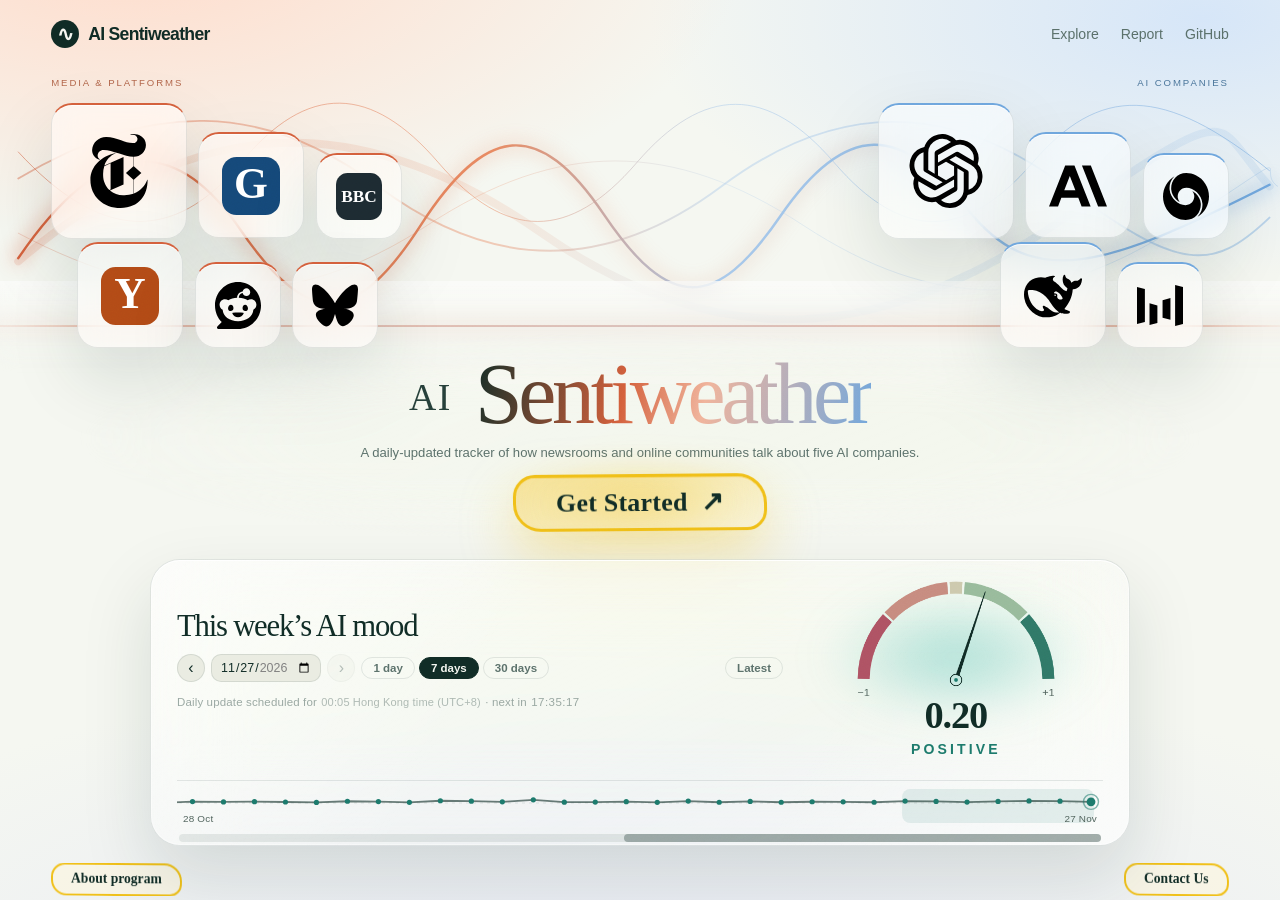
<file: docs/index.html>
<!doctype html>
<html lang="en">
<head>
<meta charset="utf-8">
<meta name="viewport" content="width=device-width,initial-scale=1">
<meta name="theme-color" content="#f6f7f1" media="(prefers-color-scheme: light)">
<meta name="theme-color" content="#050d12" media="(prefers-color-scheme: dark)">
<meta name="color-scheme" content="light dark">
<title>AI Sentiweather · AI in public conversation</title>
<meta name="description" content="A daily-updated tracker of media coverage and online discussion about five AI companies.">
<script>
  document.documentElement.classList.add("js-anim");
  setTimeout(function () {
    document.querySelectorAll("[data-reveal]").forEach(function (el) { el.classList.add("is-in"); });
  }, 2500);
</script>
<link rel="stylesheet" href="./style.css?v=20261127i">
<script defer src="./app.js?v=20261127i"></script>
</head>
<body data-page="home">

<div class="aurora" aria-hidden="true">
  <span class="orb orb-a"></span>
  <span class="orb orb-b"></span>
  <span class="orb orb-c"></span>
</div>
<div class="grain" aria-hidden="true"></div>

<header class="site-head" data-reveal data-anim="fade" style="--d:0ms">
  <a class="brand" href="./index.html"><i aria-hidden="true">∿</i> AI Sentiweather</a>
  <nav aria-label="Main">
    <a href="start.html">Explore</a>
    <a href="report.html">Report</a>
    <a href="https://github.com/COMM3650-AISentiWeather/AI-SentiWeather" target="_blank" rel="noopener noreferrer">GitHub</a>
  </nav>
</header>

<main class="stage">

  <section class="sky">
    <svg class="wave" viewBox="0 0 1440 320" preserveAspectRatio="none" aria-hidden="true">
      <defs>
        <linearGradient id="waveGrad" x1="0" y1="0" x2="1" y2="0">
          <stop offset="0" stop-color="#d4603c"/>
          <stop offset=".38" stop-color="#e88a62"/>
          <stop offset=".56" stop-color="#a9c9ea"/>
          <stop offset="1" stop-color="#6fa6dd"/>
        </linearGradient>
        <linearGradient id="glowGrad" x1="0" y1="0" x2="1" y2="0">
          <stop offset="0" stop-color="#d4603c" stop-opacity=".6"/>
          <stop offset=".5" stop-color="#e8a483" stop-opacity=".35"/>
          <stop offset="1" stop-color="#6fa6dd" stop-opacity=".6"/>
        </linearGradient>
      </defs>
      <path class="wave-glow" d="M-40 232 C 60 78, 150 70, 232 196 S 372 320, 452 190 S 596 52, 676 176 S 812 300, 892 178 S 1040 60, 1120 168 S 1290 244, 1490 138"
            fill="none" stroke="url(#glowGrad)" stroke-width="14" stroke-linecap="round"/>
      <path class="wave-line wave-wide" style="--wd:.26s" d="M-40 236 C 180 40, 380 40, 600 200 S 1020 340, 1240 180 S 1420 60, 1490 140"
            fill="none" stroke="url(#waveGrad)" stroke-width="10" stroke-opacity=".14" stroke-linecap="round"/>
      <path class="wave-line wave-mid" style="--wd:.18s" d="M-40 130 C 120 30, 260 30, 400 140 S 680 250, 820 140 S 1100 30, 1240 140 S 1420 250, 1490 180"
            fill="none" stroke="url(#waveGrad)" stroke-width="2.4" stroke-opacity=".42" stroke-linecap="round"/>
      <path class="wave-line wave-thin" style="--wd:.1s" d="M-40 96 C 60 210, 150 214, 232 110 S 392 10, 474 110 S 634 210, 716 110 S 876 10, 958 110 S 1118 210, 1200 110 S 1360 10, 1490 120"
            fill="none" stroke="url(#waveGrad)" stroke-width="1.2" stroke-opacity=".55" stroke-linecap="round"/>
      <path class="wave-line wave-hair" style="--wd:.34s" d="M-40 200 C 140 300, 300 300, 460 190 S 760 80, 920 190 S 1220 300, 1380 190 S 1470 120, 1500 140"
            fill="none" stroke="url(#waveGrad)" stroke-width="1" stroke-opacity=".3" stroke-linecap="round"/>
      <path class="wave-line" d="M-40 232 C 60 78, 150 70, 232 196 S 372 320, 452 190 S 596 52, 676 176 S 812 300, 892 178 S 1040 60, 1120 168 S 1290 244, 1490 138"
            fill="none" stroke="url(#waveGrad)" stroke-width="3" stroke-linecap="round"/>
    </svg>
    <div class="horizon" aria-hidden="true" data-reveal data-anim="sweep" style="--d:500ms"></div>
    <div class="frost-band" aria-hidden="true" data-reveal data-anim="fade" style="--d:620ms"></div>

    <div class="icon-field left">
      <p class="field-label" data-reveal data-anim="fade" style="--d:150ms">Media &amp; platforms</p>
      <div class="row">
        <a data-reveal style="--i:0" class="tile media s3" href="https://www.nytimes.com/" target="_blank" rel="noopener noreferrer" title="The New York Times" aria-label="Open The New York Times website"><img class="mono" src="./icons/nyt.svg" alt=""></a>
        <a data-reveal style="--i:1" class="tile media s2" href="https://www.theguardian.com/" target="_blank" rel="noopener noreferrer" title="The Guardian" aria-label="Open The Guardian website"><img src="./icons/guardian.svg" alt=""></a>
        <a data-reveal style="--i:2" class="tile media s1" href="https://www.bbc.com/news" target="_blank" rel="noopener noreferrer" title="BBC News" aria-label="Open BBC News website"><img src="./icons/bbc.svg" alt=""></a>
      </div>
      <div class="row">
        <a data-reveal style="--i:6" class="tile media s2" href="https://news.ycombinator.com/" target="_blank" rel="noopener noreferrer" title="Hacker News" aria-label="Open Hacker News website"><img src="./icons/hacker_news.svg" alt=""></a>
        <a data-reveal style="--i:7" class="tile media s1" href="https://www.reddit.com/" target="_blank" rel="noopener noreferrer" title="Reddit" aria-label="Open Reddit website"><img class="mono" src="./icons/reddit.svg" alt=""></a>
        <a data-reveal style="--i:8" class="tile media s1" href="https://bsky.app/" target="_blank" rel="noopener noreferrer" title="Bluesky" aria-label="Open Bluesky website"><img class="mono" src="./icons/bluesky.svg" alt=""></a>
      </div>
    </div>

    <div class="icon-field right">
      <p class="field-label" data-reveal data-anim="fade" style="--d:150ms">AI companies</p>
      <div class="row">
        <a data-reveal style="--i:3" class="tile ai s3" href="https://openai.com/" target="_blank" rel="noopener noreferrer" title="OpenAI" aria-label="Open OpenAI website"><img class="mono" src="./icons/openai.svg" alt=""></a>
        <a data-reveal style="--i:4" class="tile ai s2" href="https://www.anthropic.com/" target="_blank" rel="noopener noreferrer" title="Anthropic" aria-label="Open Anthropic website"><img class="mono" src="./icons/anthropic.svg" alt=""></a>
        <a data-reveal style="--i:5" class="tile ai s1" href="https://deepmind.google/" target="_blank" rel="noopener noreferrer" title="Google DeepMind" aria-label="Open Google DeepMind website"><img class="mono" src="./icons/deepmind.svg" alt=""></a>
      </div>
      <div class="row">
        <a data-reveal style="--i:9" class="tile ai s2" href="https://www.deepseek.com/" target="_blank" rel="noopener noreferrer" title="DeepSeek" aria-label="Open DeepSeek website"><img class="mono" src="./icons/deepseek.svg" alt=""></a>
        <a data-reveal style="--i:10" class="tile ai s1" href="https://seed.bytedance.com/" target="_blank" rel="noopener noreferrer" title="ByteDance Seed" aria-label="Open ByteDance Seed website"><img class="mono" src="./icons/bytedance.svg" alt=""></a>
      </div>
    </div>
  </section>

  <section class="title-block">
    <div class="lens" aria-hidden="true" data-reveal data-anim="fade" style="--d:220ms"></div>
    <h1 data-reveal data-anim="rise" style="--d:240ms"><span class="ai-mark">AI</span> <em>Sentiweather</em></h1>
    <p class="hero-lede" data-reveal data-anim="rise" style="--d:360ms">A daily-updated tracker of how newsrooms and online communities talk about five AI companies.</p>
    <a class="get-start" href="start.html" data-reveal data-anim="pop" style="--d:460ms">Get Started <span class="arrow" aria-hidden="true">↗</span></a>
  </section>

  <section class="weather glass" aria-labelledby="weekTitle" data-reveal data-anim="glass" style="--d:560ms">
    <div class="weather-copy">
      <h2 id="weekTitle">This week&rsquo;s AI mood</h2>
      <div class="kicker sr-only" id="weekKicker">Emotion of the week</div>
      <p id="weekDates" class="sr-only">Loading the latest snapshot…</p>
      <small id="weekCoverage" class="sr-only"></small>
      <div class="daybar" role="group" aria-label="Choose the date window">
        <button class="step" id="prevWindow" type="button" aria-label="Earlier dates">‹</button>
        <span class="datefield">
          <input type="date" id="weekDate" aria-label="Show the window ending on this date">
        </span>
        <button class="step" id="nextWindow" type="button" aria-label="Later dates">›</button>
        <div class="wpills" role="group" aria-label="Window length">
          <button type="button" data-days="1">1 day</button>
          <button type="button" data-days="7" aria-pressed="true">7 days</button>
          <button type="button" data-days="30">30 days</button>
        </div>
        <button type="button" class="latest" id="latestWindow">Latest</button>
      </div>
      <p class="next-update" id="nextUpdate">
        <span>Daily update scheduled for</span>
        <span class="nu-at" id="nextAt">00:05 Hong Kong time (UTC+8)</span>
        <span>&middot; next in</span>
        <span class="nu-clock" id="nextClock">--:--:--</span>
      </p>
    </div>
    <div class="instrument">
      <canvas id="gauge" width="560" height="265" aria-hidden="true"></canvas>
      <div class="readout">
        <strong id="weekValue">—</strong>
        <span id="weekLabel"></span>
      </div>
    </div>
    <div class="weather-foot">
      <div class="weekstrip">
        <div class="strip-scroll" id="stripScroll">
          <canvas id="weekStrip" height="68" aria-label="Daily average sentiment across the collected period. Scroll sideways to see more dates, click a day to move the window."></canvas>
        </div>
        <div class="strip-rail" id="stripRail"><span class="strip-thumb" id="stripThumb"></span></div>
        <div class="strip-dates" aria-hidden="true"><span id="stripFrom">1 Oct</span><span id="stripTo">26 Nov</span></div>
        <div class="strip-tip" id="stripTip" hidden></div>
      </div>
    </div>
  </section>

  <div class="corners" data-reveal data-anim="rise" style="--d:780ms">
    <button class="corner" type="button" data-panel="about">About program</button>
    <button class="corner" type="button" data-panel="contact">Contact Us</button>
  </div>
  <p id="loadError" role="alert" hidden></p>
</main>

<dialog class="dialog" id="aboutDialog">
  <div class="body">
    <h2>About the program</h2>
    <p>AI Sentiweather follows five AI companies — OpenAI, Anthropic, Google DeepMind, DeepSeek and ByteDance Seed — across news outlets (The New York Times, The Guardian, BBC) and online communities (Hacker News, Reddit, Bluesky).</p>
    <p>Every day a scheduled job collects new items, scores their tone and republishes this site. Forum figures are samples; media figures use headlines and short excerpts.</p>
    <p class="tiny">COMM3650 · Kelly &amp; Fufu · Updates cover the previous day through 23:59 Hong Kong time</p>
    <button class="close" type="button">Close</button>
  </div>
</dialog>

<dialog class="dialog" id="contactDialog">
  <div class="body">
    <h2>Contact Us</h2>
    <p>Course project for COMM3650 (CUHK), built by Kelly &amp; Fufu.</p>
    <p>Email: <a href="mailto:kellyding@link.cuhk.edu.hk">kellyding@link.cuhk.edu.hk</a></p>
    <p>Source and issues: <a href="https://github.com/COMM3650-AISentiWeather/AI-SentiWeather" target="_blank" rel="noopener noreferrer">github.com/COMM3650-AISentiWeather/AI-SentiWeather</a></p>
    <p class="tiny">COMM3650-AISentiWeather/AI-SentiWeather · GitHub Organization</p>
    <button class="close" type="button">Close</button>
  </div>
</dialog>
</body>
</html>
</file>
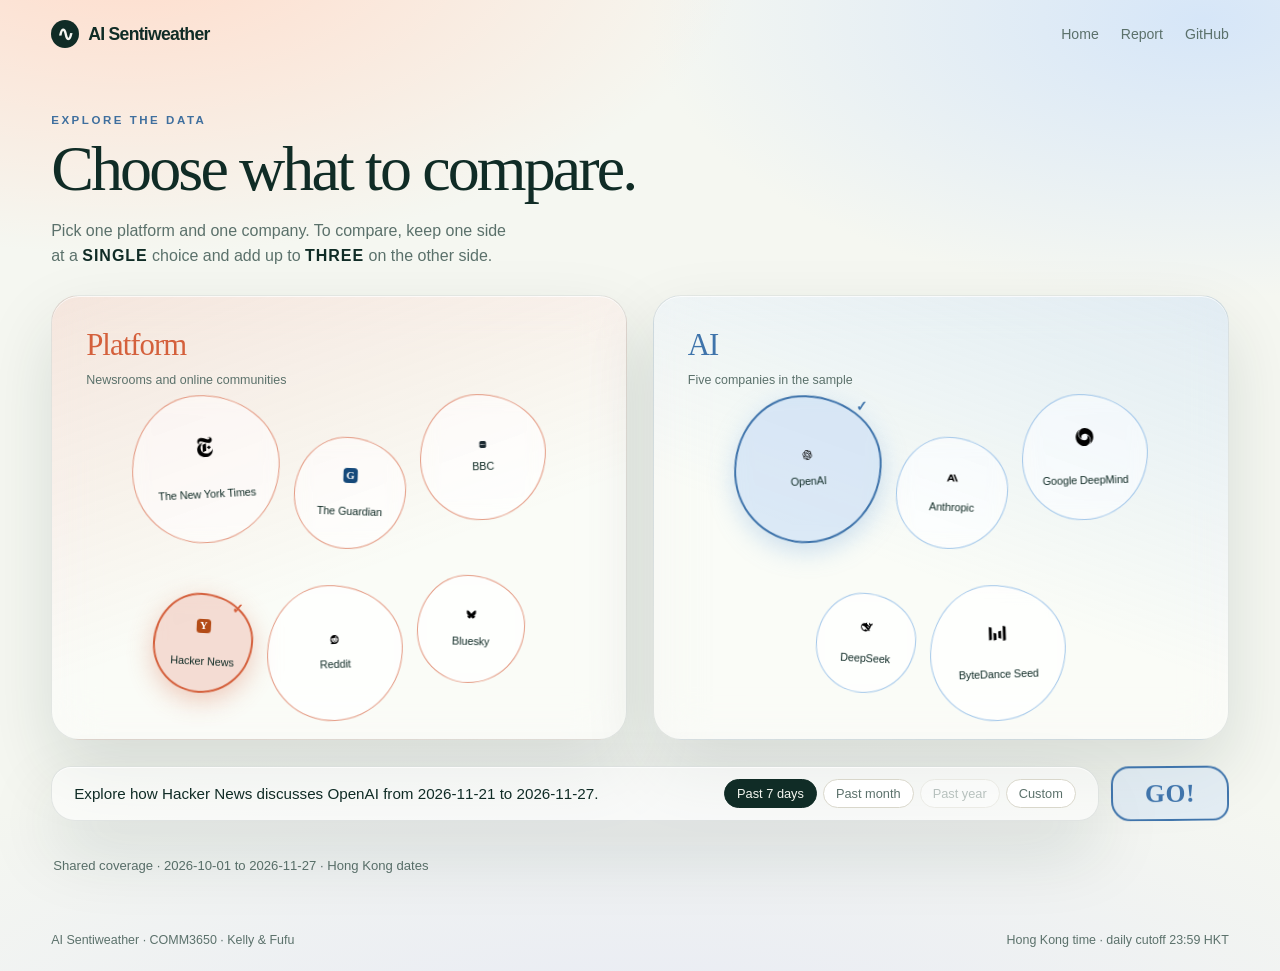
<file: docs/report.html>
<!doctype html>
<html lang="en">
<head>
<meta charset="utf-8">
<meta name="viewport" content="width=device-width,initial-scale=1">
<meta name="theme-color" content="#f6f7f1" media="(prefers-color-scheme: light)">
<meta name="theme-color" content="#050d12" media="(prefers-color-scheme: dark)">
<meta name="color-scheme" content="light dark">
<title>Report · AI Sentiweather</title>
<meta name="description" content="Coverage volume, sentiment and quotes for the selected platform and company.">
<script>
  document.documentElement.classList.add("js-anim");
  setTimeout(function () {
    document.querySelectorAll("[data-reveal]").forEach(function (el) { el.classList.add("is-in"); });
  }, 2500);
</script>
<link rel="stylesheet" href="./style.css?v=20261127i">
<script defer src="./plotly.min.js"></script>
<script defer src="./app.js?v=20261127i"></script>
</head>
<body data-page="report">

<div class="aurora" aria-hidden="true"><span class="orb orb-a"></span><span class="orb orb-b"></span><span class="orb orb-c"></span></div>

<header class="site-head">
  <a class="brand" href="./index.html"><i aria-hidden="true">∿</i> AI Sentiweather</a>
  <nav aria-label="Main">
    <a href="./index.html">Home</a>
    <a href="start.html">Explore</a>
    <a href="https://github.com/COMM3650-AISentiWeather/AI-SentiWeather" target="_blank" rel="noopener noreferrer">GitHub</a>
  </nav>
</header>

<main class="page">
  <section class="intro" data-reveal data-anim="rise" style="--d:60ms">
    <div class="kicker">Comparison report</div>
    <h1 id="reportTitle">Building the report…</h1>
    <p id="subtitle"></p>
    <p><a class="back" id="editSelection" href="start.html">← Edit selection</a></p>
  </section>

  <div class="toolbar" data-reveal data-anim="fade" style="--d:200ms">
    <details>
      <summary>Visible sections</summary>
      <div class="toggles" id="toggles"></div>
    </details>
    <label>Group by
      <select id="grain"><option>Day</option><option>Week</option><option>Month</option></select>
    </label>
    <label>Content
      <select id="kind">
        <option value="all">All items</option>
        <option value="primary">Posts &amp; articles</option>
        <option value="comment">Comments</option>
      </select>
    </label>
    <div class="exports">
      <button id="pdf" type="button">PDF</button>
      <button id="png" type="button">PNG</button>
      <button id="csv" type="button">CSV</button>
    </div>
  </div>
  <p id="reportNote" class="small" data-reveal data-anim="fade" style="--d:280ms"></p>
  <div id="charts"></div>
  <p id="exportStatus" role="status"></p>
  <p id="loadError" role="alert" hidden></p>
</main>

<footer>
  <span>AI Sentiweather · COMM3650 · Kelly &amp; Fufu</span>
  <span>Hong Kong time · daily cutoff 23:59 HKT</span>
</footer>
</body>
</html>
</file>
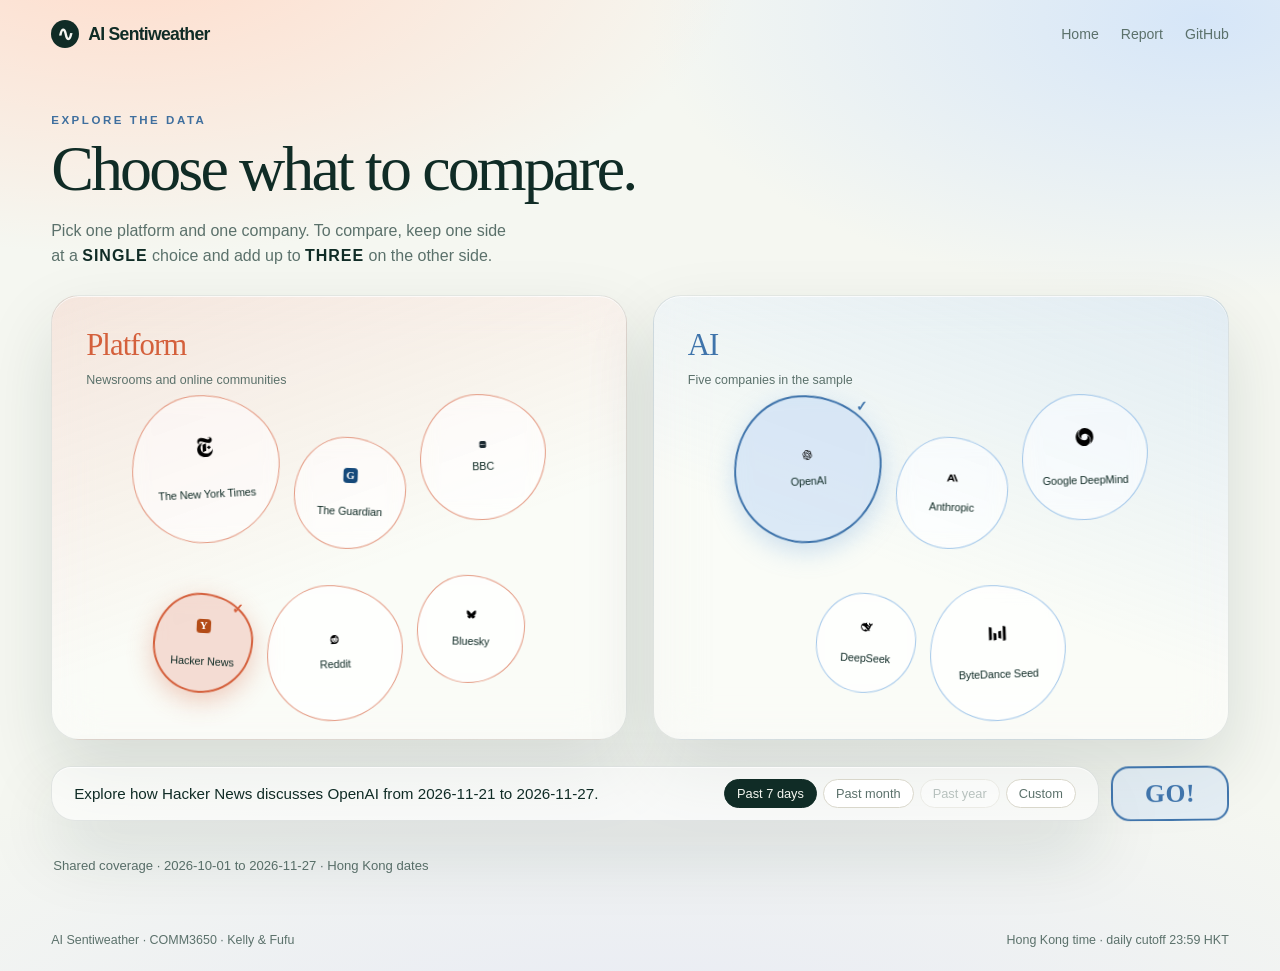
<file: docs/start.html>
<!doctype html>
<html lang="en">
<head>
<meta charset="utf-8">
<meta name="viewport" content="width=device-width,initial-scale=1">
<meta name="theme-color" content="#f6f7f1" media="(prefers-color-scheme: light)">
<meta name="theme-color" content="#050d12" media="(prefers-color-scheme: dark)">
<meta name="color-scheme" content="light dark">
<title>Choose your comparison · AI Sentiweather</title>
<meta name="description" content="Pick a platform and an AI company to build a comparison report.">
<script>
  document.documentElement.classList.add("js-anim");
  setTimeout(function () {
    document.querySelectorAll("[data-reveal]").forEach(function (el) { el.classList.add("is-in"); });
  }, 2500);
</script>
<link rel="stylesheet" href="./style.css?v=20261127i">
<script defer src="./app.js?v=20261127i"></script>
</head>
<body data-page="start">

<div class="aurora" aria-hidden="true"><span class="orb orb-a"></span><span class="orb orb-b"></span><span class="orb orb-c"></span></div>

<header class="site-head">
  <a class="brand" href="./index.html"><i aria-hidden="true">∿</i> AI Sentiweather</a>
  <nav aria-label="Main">
    <a href="./index.html">Home</a>
    <a href="report.html">Report</a>
    <a href="https://github.com/COMM3650-AISentiWeather/AI-SentiWeather" target="_blank" rel="noopener noreferrer">GitHub</a>
  </nav>
</header>

<main class="page">
  <section class="intro" data-reveal data-anim="rise" style="--d:60ms">
    <div class="kicker">Explore the data</div>
    <h1>Choose what to compare.</h1>
    <p>Pick one platform and one company. To compare, keep one side at a <strong class="cap">single</strong> choice and add up to <strong class="cap">three</strong> on the other side.</p>
  </section>

  <section class="selector">
    <div class="side platform" data-reveal data-anim="slide-left" style="--d:200ms">
      <h2>Platform</h2>
      <small>Newsrooms and online communities</small>
      <div class="blobs" id="platforms" role="group" aria-label="Platforms"></div>
    </div>
    <div class="side ai" data-reveal data-anim="slide-right" style="--d:300ms">
      <h2>AI</h2>
      <small>Five companies in the sample</small>
      <div class="blobs" id="companies" role="group" aria-label="AI companies"></div>
    </div>
  </section>

  <div class="launch" data-reveal data-anim="rise" style="--d:430ms">
    <div class="launch-bar">
      <p class="sentence" id="sentence" aria-live="polite">Choose a platform, a company and an available period.</p>
      <div class="presets" id="presets" role="group" aria-label="Duration"></div>
      <div class="custom" id="custom" hidden>
        <label>From <input type="date" id="from"></label>
        <label>To <input type="date" id="to"></label>
      </div>
    </div>
    <a class="go" id="go" href="report.html" aria-disabled="true" data-disabled="true">GO!</a>
  </div>
  <p class="notice" id="notice" role="status"></p>
  <p id="available"></p>
  <p id="loadError" role="alert" hidden></p>
</main>

<footer>
  <span>AI Sentiweather · COMM3650 · Kelly &amp; Fufu</span>
  <span>Hong Kong time · daily cutoff 23:59 HKT</span>
</footer>
</body>
</html>
</file>
<file: docs/style.css>
/* ============================================================
   AI Sentiweather — design system
   Light and dark follow the operating system appearance.
   ============================================================ */

:root {
  color-scheme: light dark;

  --ink: #102c26;
  --muted: #5b716b;
  --line: #d9d7cb;
  --bg: #f5f7f1;
  --bg-top: #ffffff;
  --card: #ffffff;
  --chip: #eaece2;

  --glass-bg: rgba(255, 255, 255, .52);
  --glass-a: rgba(255, 255, 255, .46);
  --glass-b: rgba(255, 255, 255, .16);
  --glass-brd: rgba(16, 44, 38, .10);
  --glass-shadow: 0 30px 70px rgba(16, 44, 38, .13);
  --glass-inner: inset 0 1px 0 rgba(255, 255, 255, .72);
  --sheen: rgba(255, 255, 255, .6);
  --tint-a: #ffdccb;
  --tint-b: #d6e6f8;
  --tint-c: #e6e9f4;
  --lens-a: rgba(255, 255, 255, .30);
  --lens-b: rgba(255, 255, 255, .10);
  --lens-brd: rgba(255, 255, 255, .45);
  --mood: #1c7a6c;
  --mood-glow: rgba(39, 179, 167, .35);
  --pos: #1c7a6c;
  --neg: #b2485c;
  --neu: #8a7438;

  --media: #d4603c;
  --media-soft: #f0b49c;
  --ai: #6fa6dd;
  --ai-deep: #3f74ab;
  --accent: #3f6f9e;
  --yellow: #f0c019;
  --gauge-text: #50635c;

  --orb-a: #f6a582;
  --orb-b: #8fb8e8;
  --orb-c: #b7b6f0;
  --orb-opacity: .7;

  --serif: "Iowan Old Style", "Palatino Linotype", Palatino, Georgia, serif;
  --sans: -apple-system, "Helvetica Neue", Inter, Arial, sans-serif;
  --head-h: 68px;
  --t1: clamp(64px, 6.7vw, 93px);
  --t2: clamp(80px, 8.3vw, 115px);
  --t3: clamp(102px, 10.6vw, 144px);
  --speed: 2.25;

  font-family: var(--sans);
  color: var(--ink);
  background: var(--bg);
  font-size: 16px;
  -webkit-font-smoothing: antialiased;
}

@media (prefers-color-scheme: dark) {
  .tile img.mono, .blob img.mono { filter: invert(1) brightness(1.1) }
  :root { --pos: #63d3bf; --neg: #ef8d9a; --neu: #e2c47e }

  :root {
    --ink: #e8f4f0;
    --muted: #9cb4ae;
    --line: #22343a;
    --bg: #050d12;
    --bg-top: #0b1d24;
    --card: #0d1a1f;
    --chip: #15262c;

    --glass-bg: rgba(255, 255, 255, .055);
    --glass-a: rgba(255, 255, 255, .10);
    --glass-b: rgba(255, 255, 255, .03);
    --glass-brd: rgba(255, 255, 255, .16);
    --glass-shadow: 0 34px 90px rgba(0, 0, 0, .55);
    --glass-inner: inset 0 1px 0 rgba(255, 255, 255, .10);
    --sheen: rgba(255, 255, 255, .18);
    --tint-a: #3a1510;
    --tint-b: #0e2742;
    --tint-c: #1a1a33;
    --lens-a: rgba(255, 255, 255, .055);
    --lens-b: rgba(255, 255, 255, .015);
    --lens-brd: rgba(255, 255, 255, .10);
    --mood: #63d3bf;
    --mood-glow: rgba(75, 214, 199, .3);

    --media: #f0885c;
    --media-soft: #f5b79c;
    --ai: #8fbdf0;
    --ai-deep: #a9cdf2;
    --accent: #8fbdf0;
    --yellow: #f6cb3d;
    --gauge-text: #b8ccc6;

    --orb-a: #c2492a;
    --orb-b: #2f63b8;
    --orb-c: #5b4fa8;
    --orb-opacity: .58;
  }
}

* { box-sizing: border-box }

.sr-only {
  position: absolute;
  width: 1px;
  height: 1px;
  padding: 0;
  margin: -1px;
  overflow: hidden;
  clip-path: inset(50%);
  white-space: nowrap;
  border: 0;
}

body {
  margin: 0;
  min-height: 100vh;
  display: flex;
  flex-direction: column;
  background:
    radial-gradient(78% 52% at 10% -6%, var(--tint-a) 0%, transparent 62%),
    radial-gradient(72% 48% at 94% 2%, var(--tint-b) 0%, transparent 60%),
    radial-gradient(120% 62% at 50% 112%, var(--tint-c) 0%, transparent 62%),
    var(--bg);
  overflow-x: hidden;
}

button, input, select, summary { font: inherit }
a { color: inherit; text-underline-offset: 4px }
button { cursor: pointer; color: inherit; background: none; border: 0 }

button:focus-visible,
a:focus-visible,
input:focus-visible,
summary:focus-visible,
select:focus-visible {
  outline: 3px solid #cf8334;
  outline-offset: 3px;
  border-radius: 6px;
}

[hidden] { display: none !important }

/* ---------- ambient background ---------- */

.aurora {
  position: fixed;
  inset: 0;
  z-index: -1;
  overflow: hidden;
  pointer-events: none;
}

.aurora::after {
  content: "";
  position: absolute;
  left: 16vw;
  right: 16vw;
  bottom: -14vh;
  height: 42vh;
  border-radius: 50%;
  background: radial-gradient(closest-side, var(--orb-a) 0%, transparent 72%);
  filter: blur(clamp(50px, 7vw, 100px));
  opacity: calc(var(--orb-opacity) * .75);
}

.orb {
  position: absolute;
  border-radius: 50%;
  filter: blur(clamp(60px, 9vw, 130px));
  opacity: var(--orb-opacity);
  will-change: transform;
}

.orb-a {
  width: 62vw; height: 62vw;
  left: -16vw; top: -26vw;
  background: radial-gradient(circle at 50% 50%, var(--orb-a) 0%, transparent 68%);
  animation: drift-a 34s ease-in-out infinite;
}

.orb-b {
  width: 52vw; height: 52vw;
  right: -16vw; top: -22vw;
  background: radial-gradient(circle at 50% 50%, var(--orb-b) 0%, transparent 66%);
  animation: drift-b 40s ease-in-out infinite;
}

.orb-c {
  width: 78vw; height: 44vw;
  left: 12vw; bottom: -22vw;
  background: radial-gradient(circle at 50% 50%, var(--orb-c) 0%, transparent 70%);
  opacity: calc(var(--orb-opacity) * .7);
  animation: drift-c 46s ease-in-out infinite;
}

@keyframes drift-a {
  0%, 100% { transform: translate3d(0, 0, 0) scale(1) }
  50% { transform: translate3d(6vw, 4vh, 0) scale(1.08) }
}
@keyframes drift-b {
  0%, 100% { transform: translate3d(0, 0, 0) scale(1) }
  50% { transform: translate3d(-7vw, 5vh, 0) scale(1.12) }
}
@keyframes drift-c {
  0%, 100% { transform: translate3d(0, 0, 0) scale(1) }
  50% { transform: translate3d(-4vw, -4vh, 0) scale(1.06) }
}

/* ---------- chrome ---------- */

header.site-head {
  position: relative;
  z-index: 4;
  display: flex;
  align-items: center;
  justify-content: space-between;
  gap: 14px;
  height: var(--head-h);
  padding: 0 clamp(16px, 4vw, 58px);
}

header a { text-decoration: none }

nav { display: flex; gap: 22px; font-size: .88rem; align-items: center }
nav a { color: var(--muted); transition: color .2s ease }
nav a:hover { color: var(--ink) }

.brand {
  display: flex;
  gap: 9px;
  align-items: center;
  font-weight: 700;
  letter-spacing: -.04em;
  font-size: 1.1rem;
  white-space: nowrap;
}

.brand i {
  border-radius: 50%;
  width: 28px;
  height: 28px;
  display: grid;
  place-content: center;
  background: var(--ink);
  color: var(--bg);
  font: bold 20px Georgia;
  font-style: normal;
}

/* ---------- glass ---------- */

.glass {
  position: relative;
  background: linear-gradient(155deg, var(--glass-a) 0%, var(--glass-b) 62%, var(--glass-a) 100%);
  border: 1px solid var(--glass-brd);
  border-radius: 30px;
  backdrop-filter: blur(42px) saturate(185%);
  -webkit-backdrop-filter: blur(42px) saturate(185%);
  box-shadow:
    0 1px 0 rgba(255, 255, 255, .9) inset,
    0 0 0 1px rgba(255, 255, 255, .35) inset,
    var(--glass-shadow);
  overflow: hidden;
  isolation: isolate;
}

.glass::before {
  content: "";
  position: absolute;
  inset: 0;
  z-index: -1;
  background: linear-gradient(118deg, var(--sheen) 0%, transparent 34%, transparent 68%, var(--sheen) 100%);
  opacity: .7;
  pointer-events: none;
}

/* film grain: the thing that makes glass read as frosted rather than flat */
.grain {
  position: fixed;
  inset: 0;
  z-index: 3;
  pointer-events: none;
  opacity: .055;
  mix-blend-mode: overlay;
  background-image: url("data:image/svg+xml;utf8,<svg xmlns='http://www.w3.org/2000/svg' width='180' height='180'><filter id='n'><feTurbulence type='fractalNoise' baseFrequency='0.85' numOctaves='3' stitchTiles='stitch'/></filter><rect width='180' height='180' filter='url(%23n)'/></svg>");
  background-size: 180px 180px;
}

@media (prefers-color-scheme: dark) {
  .grain { opacity: .075; mix-blend-mode: soft-light }
}

/* ---------- home stage ---------- */

.stage {
  position: relative;
  z-index: 1;
  width: 100%;
  max-width: 1480px;
  margin: 0 auto;
  padding: 0 clamp(16px, 4vw, 64px) clamp(8px, 1.4vh, 18px);
  min-height: calc(100svh - var(--head-h));
  display: flex;
  flex-direction: column;
  justify-content: space-between;
  gap: clamp(3px, .7vh, 8px);
  flex: 1;
}

/* sky: wave + icon clusters + horizon */

.sky {
  position: relative;
  height: calc(var(--t3) + var(--t2) + 34px);
  margin-top: clamp(2px, 1vh, 12px);
  flex: 0 0 auto;
}

.wave {
  position: absolute;
  left: 0;
  right: 0;
  top: 0;
  width: 100%;
  height: 100%;
  overflow: visible;
}

.wave-glow { filter: blur(11px); opacity: .6 }

.horizon {
  position: absolute;
  left: -6vw;
  right: -6vw;
  bottom: 0;
  height: 1.5px;
  background: linear-gradient(90deg, transparent, var(--media) 10%, color-mix(in srgb, var(--media) 70%, var(--ai)) 50%, var(--media) 90%, transparent);
  box-shadow: 0 0 22px color-mix(in srgb, var(--media) 42%, transparent);
  opacity: .9;
}

.frost-band {
  position: absolute;
  left: -6vw;
  right: -6vw;
  bottom: -46px;
  height: 92px;
  background: linear-gradient(to bottom,
      color-mix(in srgb, var(--card) 55%, transparent) 0%,
      transparent 100%);
  backdrop-filter: blur(10px);
  -webkit-backdrop-filter: blur(10px);
  mask-image: linear-gradient(to bottom, #000 0%, transparent 100%);
  -webkit-mask-image: linear-gradient(to bottom, #000 0%, transparent 100%);
  pointer-events: none;
}

.icon-field {
  position: absolute;
  top: 0;
  display: flex;
  flex-direction: column;
  gap: 8px;
  z-index: 2;
}

.icon-field.left { left: 0; align-items: flex-start }
.icon-field.right { right: 0; align-items: flex-end }

.icon-field .row { display: flex; gap: clamp(6px, .9vw, 13px); align-items: flex-end }
.icon-field .row:nth-of-type(2) { margin-left: clamp(10px, 2vw, 26px) }
.icon-field.right .row:nth-of-type(2) { margin-left: 0; margin-right: clamp(10px, 2vw, 26px) }

.icon-field.left .field-label { color: color-mix(in srgb, var(--media) 72%, var(--muted)) }
.icon-field.right .field-label { color: color-mix(in srgb, var(--ai-deep) 72%, var(--muted)) }

.field-label {
  margin: 0 0 12px;
  font-size: .6rem;
  letter-spacing: .2em;
  text-transform: uppercase;
  color: var(--muted);
  opacity: .85;
}

.tile {
  display: flex;
  align-items: center;
  justify-content: center;
  border-radius: 21px;
  background: var(--glass-bg);
  border: 1px solid var(--glass-brd);
  box-shadow: var(--glass-shadow), var(--glass-inner);
  backdrop-filter: blur(18px) saturate(160%);
  -webkit-backdrop-filter: blur(18px) saturate(160%);
  transition: transform .4s cubic-bezier(.2, .7, .3, 1), box-shadow .4s ease;
}

.tile:hover, .tile:focus-visible { transform: translateY(-6px) scale(1.06) }

a.tile {
  position: relative;
  text-decoration: none;
  color: inherit;
}

a.tile::after {
  content: "↗";
  position: absolute;
  top: 3px;
  right: 7px;
  font-size: .68rem;
  line-height: 1;
  color: var(--muted);
  opacity: 0;
  transform: translateY(4px);
  transition: opacity .2s ease, transform .2s ease;
}

a.tile:hover::after, a.tile:focus-visible::after {
  opacity: .95;
  transform: none;
}

a.tile:hover { box-shadow: 0 26px 56px rgba(16, 44, 38, .22), var(--glass-inner) }

.tile img { display: block; width: 56%; height: 56%; object-fit: contain }

.tile.media { border-top: 2px solid var(--media) }
.tile.ai { border-top: 2px solid var(--ai) }




.s1 { width: var(--t1); height: var(--t1) }
.s2 { width: var(--t2); height: var(--t2) }
.s3 { width: var(--t3); height: var(--t3) }

/* title */

.title-block {
  text-align: center;
  position: relative;
  z-index: 2;
  padding: clamp(2px, .5vh, 8px) 0;
}

.title-block .lens {
  position: absolute;
  left: 50%;
  top: 50%;
  width: min(1120px, 100%);
  height: calc(100% + clamp(16px, 3vh, 40px));
  transform: translate(-50%, -50%);
  z-index: -1;
  border-radius: 50% / 42%;
  border: 0;
  background: linear-gradient(158deg, var(--lens-a) 0%, transparent 58%, var(--lens-b) 100%);
  backdrop-filter: blur(34px) saturate(150%);
  -webkit-backdrop-filter: blur(34px) saturate(150%);
  box-shadow: none;
  mask-image: radial-gradient(closest-side, #000 58%, transparent 100%);
  -webkit-mask-image: radial-gradient(closest-side, #000 58%, transparent 100%);
  pointer-events: none;
}

.kicker {
  font-size: .72rem;
  text-transform: uppercase;
  letter-spacing: .22em;
  color: var(--accent);
  font-weight: 650;
  margin: 0;
}

.title-block h1 {
  font: normal clamp(2.3rem, 7vw, 6.2rem)/.92 var(--serif);
  letter-spacing: -.05em;
  margin: .14em 0 .1em;
  white-space: nowrap;
}

.title-block h1 em {
  font-style: normal;
  background: linear-gradient(102deg, var(--ink) 0%, var(--media) 38%, var(--media-soft) 58%, var(--ai) 100%);
  -webkit-background-clip: text;
  background-clip: text;
  color: transparent;
}

.title-block h1 .ai-mark {
  font-size: .44em;
  letter-spacing: .04em;
  vertical-align: .34em;
  margin-right: .16em;
  color: var(--ink);
  opacity: .9;
}

.hero-lede {
  color: var(--muted);
  font-size: clamp(.8rem, .98vw, .95rem);
  line-height: 1.4;
  max-width: min(100%, 96ch);
  margin: .55rem auto 0;
  text-wrap: balance;
}

@media (min-width: 1080px) {
  .hero-lede { white-space: nowrap; text-wrap: nowrap }
}

.get-start {
  position: relative;
  isolation: isolate;
  display: inline-flex;
  align-items: center;
  gap: 14px;
  margin-top: clamp(12px, 2.2vh, 28px);
  padding: clamp(14px, 2.1vh, 22px) clamp(44px, 4.6vw, 70px);
  border: 3px solid var(--yellow);
  border-radius: 22px 30px 20px 28px;
  background:
    linear-gradient(160deg, color-mix(in srgb, var(--yellow) 42%, transparent), color-mix(in srgb, var(--yellow) 14%, transparent)),
    var(--glass-a);
  backdrop-filter: blur(18px) saturate(165%);
  -webkit-backdrop-filter: blur(18px) saturate(165%);
  color: var(--ink);
  text-decoration: none;
  font: 600 clamp(1.55rem, 2.9vw, 2.35rem)/1 "Bradley Hand", "Segoe Print", "Comic Sans MS", var(--serif);
  letter-spacing: .01em;
  box-shadow:
    0 22px 54px color-mix(in srgb, var(--yellow) 34%, transparent),
    inset 0 1px 0 color-mix(in srgb, var(--yellow) 55%, transparent),
    var(--glass-inner);
  transform: rotate(-.5deg);
  transition: transform .2s ease, box-shadow .2s ease, border-color .2s ease;
}

.get-start::before {
  content: "";
  position: absolute;
  inset: -18px -26px;
  z-index: -1;
  border-radius: 34px;
  background: radial-gradient(closest-side, color-mix(in srgb, var(--yellow) 45%, transparent), transparent 76%);
  filter: blur(20px);
  animation: cta-halo calc(4.5s * var(--speed)) ease-in-out infinite;
  pointer-events: none;
}

@keyframes cta-halo {
  0%, 100% { opacity: .45; scale: .97 }
  50% { opacity: .85; scale: 1.05 }
}

.get-start:hover {
  transform: rotate(0deg) translateY(-3px) scale(1.02);
  border-color: color-mix(in srgb, var(--yellow) 85%, white);
  box-shadow:
    0 30px 70px color-mix(in srgb, var(--yellow) 46%, transparent),
    inset 0 1px 0 color-mix(in srgb, var(--yellow) 70%, transparent),
    var(--glass-inner);
}

.get-start .arrow { font-size: 1.05em; transition: transform .2s ease }
.get-start:hover .arrow { transform: translate(3px, -3px) }

/* weather card */

.weather {
  position: relative;
  z-index: 2;
  width: min(980px, 100%);
  margin: 0 auto;
  padding: clamp(12px, 1.8vh, 20px) clamp(20px, 3.2vw, 44px) clamp(10px, 1.4vh, 16px);
  display: grid;
  grid-template-columns: minmax(0, 1fr) auto;
  grid-template-areas:
    "copy gauge"
    "foot foot";
  align-items: center;
  gap: clamp(8px, 1.6vw, 30px) clamp(10px, 2vw, 34px);
  text-align: left;
}

.weather-copy { grid-area: copy; min-width: 0 }
.weather > .instrument { grid-area: gauge }
.weather-foot {
  grid-area: foot;
  min-width: 0;
  display: grid;
  gap: 2px;
  border-top: 1px solid var(--glass-brd);
  padding-top: 8px;
  margin-top: 2px;
}

.weather-copy h2 {
  font: normal clamp(1.95rem, 3.25vw, 3rem)/1.05 var(--serif);
  letter-spacing: -.04em;
  margin: 0 0 .38em;
}

.weather-copy p {
  color: var(--muted);
  font-size: .84rem;
  margin: 0;
}

.weather-copy small {
  display: block;
  color: var(--muted);
  opacity: .78;
  font-size: .7rem;
  line-height: 1.45;
  margin-top: 5px;
  max-width: 54ch;
}

.daybar {
  display: flex;
  align-items: center;
  gap: 6px;
  flex-wrap: wrap;
  margin-top: 10px;
}

.daybar .step {
  width: 28px;
  height: 28px;
  border-radius: 50%;
  border: 1px solid var(--glass-brd);
  background: var(--chip);
  color: var(--ink);
  display: grid;
  place-items: center;
  font-size: 1rem;
  line-height: 1;
  padding: 0;
}

.daybar .step:hover { background: color-mix(in srgb, var(--ink) 9%, var(--chip)) }
.daybar .step[disabled] { opacity: .3; cursor: default }

.datefield { display: inline-flex }

.daybar input[type="date"] {
  border: 1px solid var(--glass-brd);
  background: var(--chip);
  color: var(--ink);
  border-radius: 10px;
  padding: 5px 8px;
  font-size: .78rem;
  min-height: 28px;
}

.wpills { display: flex; gap: 4px }

.wpills button,
.daybar .latest {
  border: 1px solid var(--glass-brd);
  background: transparent;
  color: var(--muted);
  border-radius: 999px;
  padding: 4px 11px;
  font-size: .72rem;
  font-weight: 600;
  transition: background .18s ease, color .18s ease, border-color .18s ease;
}

.wpills button:hover,
.daybar .latest:hover { background: color-mix(in srgb, var(--ink) 8%, transparent); color: var(--ink) }

.wpills button[aria-pressed="true"] {
  background: var(--ink);
  border-color: var(--ink);
  color: var(--bg);
}

.daybar .latest { margin-left: auto }

/* Quiet countdown to the next scheduled refresh; deliberately low-contrast. */
.weather-copy p.next-update {
  display: flex;
  align-items: center;
  flex-wrap: wrap;
  gap: .38em;
  margin-top: clamp(9px, 1.3vh, 16px);
  color: var(--muted);
  opacity: .6;
  font-size: .72rem;
  line-height: 1.5;
  letter-spacing: .012em;
}

.next-update .nu-clock {
  font-variant-numeric: tabular-nums;
  letter-spacing: .04em;
}

.next-update .nu-at {
  opacity: .78;
  font-size: .96em;
}

.weekstrip {
  position: relative;
  width: 100%;
  min-width: 0;
}





.weekstrip canvas {
  display: block;
  height: 62px;
  cursor: pointer;
}

.weekstrip canvas:active { cursor: grabbing }

/* the strip scrolls sideways: 30 days fit the width, the rest waits off-screen */
.strip-scroll {
  min-width: 0;
  max-width: 100%;
  overflow-x: auto;
  overflow-y: hidden;
  border-radius: 10px;
  padding-bottom: 2px;
  overscroll-behavior-x: contain;
}

.strip-scroll { scrollbar-width: none }
.strip-scroll::-webkit-scrollbar { display: none }

/* always-visible rail: the native scrollbar is invisible on macOS until you scroll */
.strip-rail {
  position: relative;
  height: 8px;
  margin: 5px 2px 0;
  border-radius: 99px;
  background: color-mix(in srgb, var(--ink) 9%, transparent);
  touch-action: none;
}

.strip-rail[hidden] { display: none }

.strip-thumb {
  position: absolute;
  top: 0;
  left: 0;
  height: 100%;
  border-radius: 99px;
  background: color-mix(in srgb, var(--ink) 32%, transparent);
  cursor: grab;
  transition: background .15s ease;
}

.strip-thumb:hover, .strip-thumb:active {
  background: color-mix(in srgb, var(--ink) 48%, transparent);
  cursor: grabbing;
}

/* the two edge labels follow the scroll position */
.strip-dates {
  position: absolute;
  left: 6px;
  right: 6px;
  bottom: 18px;
  display: flex;
  justify-content: space-between;
  font-size: .62rem;
  letter-spacing: .02em;
  color: var(--gauge-text, var(--muted));
  pointer-events: none;
  user-select: none;
}

.strip-dates span, .strip-dates span { white-space: nowrap }


.strip-tip {
  position: absolute;
  top: 0;
  transform: translateX(-50%);
  background: var(--glass-bg);
  border: 1px solid var(--glass-brd);
  border-radius: 10px;
  padding: 3px 9px;
  font-size: .68rem;
  font-weight: 600;
  letter-spacing: .01em;
  color: var(--ink);
  pointer-events: none;
  white-space: nowrap;
  backdrop-filter: blur(12px);
  -webkit-backdrop-filter: blur(12px);
  box-shadow: 0 6px 18px rgba(16, 44, 38, .12);
}


.instrument {
  position: relative;
  width: clamp(250px, 26vw, 380px);
  flex: 0 0 auto;
  display: flex;
  flex-direction: column;
  align-items: center;
}

.instrument::before {
  content: "";
  position: absolute;
  left: -14%;
  right: -14%;
  top: 4%;
  bottom: 8%;
  border-radius: 50%;
  background: radial-gradient(closest-side, var(--mood-glow) 0%, transparent 72%);
  filter: blur(22px);
  z-index: -1;
  pointer-events: none;
  transition: background .6s ease;
}

.instrument canvas {
  display: block;
  width: 100%;
  height: auto;
}

.readout {
  position: relative;
  margin-top: -6px;
  text-align: center;
  pointer-events: none;
}

body.mood-positive { --mood: #1c7a6c; --mood-glow: rgba(39, 179, 167, .4) }
body.mood-negative { --mood: #b2485c; --mood-glow: rgba(196, 84, 102, .38) }
body.mood-neutral { --mood: #8a7438; --mood-glow: rgba(196, 168, 96, .32) }

@media (prefers-color-scheme: dark) {
  body.mood-positive { --mood: #63d3bf; --mood-glow: rgba(75, 214, 199, .34) }
  body.mood-negative { --mood: #ef8d9a; --mood-glow: rgba(239, 141, 154, .3) }
  body.mood-neutral { --mood: #e2c47e; --mood-glow: rgba(226, 196, 126, .28) }
}

.readout strong {
  display: block;
  font: 700 clamp(2.8rem, 3.8vw, 4.1rem)/1 var(--serif);
  letter-spacing: -.03em;
  color: var(--ink);
}

.readout span {
  display: inline-block;
  margin-top: 6px;
  font-size: .88rem;
  font-weight: 650;
  letter-spacing: .22em;
  text-transform: uppercase;
  color: var(--mood);
  transition: color .6s ease;
}

/* corner actions */

.corners {
  display: flex;
  justify-content: space-between;
  align-items: center;
  gap: 14px;
  padding-top: 0;
}

.corner {
  border: 2px solid var(--yellow);
  font-size: .95rem;
  border-radius: 14px 18px 12px 16px;
  background: color-mix(in srgb, var(--yellow) 8%, var(--glass-bg));
  backdrop-filter: blur(14px);
  -webkit-backdrop-filter: blur(14px);
  padding: 10px 22px;
  font: 600 1rem/1.1 "Bradley Hand", "Segoe Print", "Comic Sans MS", var(--serif);
  color: var(--ink);
  transform: rotate(.5deg);
  transition: background .2s ease, transform .2s ease;
}

.corner:hover { transform: rotate(0) translateY(-2px) }

/* ---------- inner pages ---------- */

main.page {
  width: 100%;
  max-width: 1380px;
  margin: 0 auto;
  padding: 0 clamp(16px, 4vw, 56px) 44px;
  flex: 1;
}

.intro { margin: clamp(26px, 4vw, 46px) 0 clamp(16px, 2.4vw, 26px) }

.intro h1 {
  font: normal clamp(2.2rem, 5vw, 4.4rem)/.98 var(--serif);
  letter-spacing: -.045em;
  margin: .18em 0 .3em;
}

.intro p { max-width: 52ch; margin: 0; color: var(--muted); line-height: 1.55 }

/* selection */

.cap {
  font-weight: 650;
  text-transform: uppercase;
  letter-spacing: .06em;
  color: var(--ink);
}

.selector {
  display: grid;
  grid-template-columns: 1fr 1fr;
  gap: clamp(12px, 2vw, 26px);
}

.side {
  position: relative;
  border-radius: 28px;
  border: 1px solid var(--glass-brd);
  background: var(--glass-bg);
  backdrop-filter: blur(24px) saturate(160%);
  -webkit-backdrop-filter: blur(24px) saturate(160%);
  box-shadow: var(--glass-shadow), var(--glass-inner);
  padding: clamp(16px, 3vw, 34px);
  min-height: clamp(320px, 42vh, 470px);
  display: flex;
  flex-direction: column;
  gap: 10px;
  overflow: hidden;
}

.side.platform {
  background:
    linear-gradient(160deg, color-mix(in srgb, var(--media) 14%, transparent), transparent 60%),
    var(--glass-bg);
}

.side.ai {
  background:
    linear-gradient(200deg, color-mix(in srgb, var(--ai) 18%, transparent), transparent 60%),
    var(--glass-bg);
}

.side h2 {
  font: normal clamp(1.4rem, 2.4vw, 2.1rem)/1 var(--serif);
  margin: 0;
  letter-spacing: -.03em;
}

.side.platform h2 { color: var(--media) }
.side.ai h2 { color: var(--ai-deep) }

.side small { font-size: .78rem; color: var(--muted) }

.blobs {
  flex: 1;
  display: flex;
  flex-wrap: wrap;
  align-items: center;
  justify-content: center;
  align-content: center;
  gap: clamp(4px, 1.2vw, 14px);
  padding: 6px 0 2px;
}

.blob {
  --dy: 0px;
  --rot: 0deg;
  position: relative;
  display: grid;
  place-content: center;
  gap: 4px;
  padding: 0;
  border: 1.6px solid;
  border-radius: 46% 54% 52% 48% / 52% 46% 54% 48%;
  background: var(--glass-bg);
  backdrop-filter: blur(10px);
  -webkit-backdrop-filter: blur(10px);
  transform: translateY(var(--dy)) rotate(var(--rot));
  transition: transform .2s ease, box-shadow .2s ease, background .2s ease, border-color .2s ease;
  aspect-ratio: 1;
  width: var(--size, 110px);
}

.blob img { width: 42%; height: 42%; margin: 0 auto; display: block }
.blob span {
  font-size: .68rem;
  line-height: 1.05;
  text-align: center;
  padding: 0 8px;
  color: var(--ink);
  letter-spacing: -.01em;
}

.platform .blob { border-color: color-mix(in srgb, var(--media) 62%, transparent) }
.ai .blob { border-color: color-mix(in srgb, var(--ai) 62%, transparent) }

.blob:hover { transform: translateY(calc(var(--dy) - 3px)) rotate(var(--rot)) scale(1.02) }

.platform .blob[aria-pressed="true"] {
  background: color-mix(in srgb, var(--media) 22%, var(--glass-bg));
  border-color: var(--media);
  border-width: 2.6px;
  box-shadow: 0 8px 26px color-mix(in srgb, var(--media) 32%, transparent);
}

.ai .blob[aria-pressed="true"] {
  background: color-mix(in srgb, var(--ai) 24%, var(--glass-bg));
  border-color: var(--ai-deep);
  border-width: 2.6px;
  box-shadow: 0 8px 26px color-mix(in srgb, var(--ai) 34%, transparent);
}

.blob[aria-pressed="true"]:after {
  content: "✓";
  position: absolute;
  top: 4px;
  right: 9px;
  font-size: .85rem;
  font-weight: 700;
  color: var(--media);
}

.ai .blob[aria-pressed="true"]:after { color: var(--ai-deep) }

.blob[aria-disabled="true"] {
  opacity: .38;
  border-style: dashed;
  cursor: not-allowed;
}

.blob[aria-disabled="true"][data-reason="nodata"] span:after {
  content: " · no data";
  opacity: .8;
}

/* full comparison: dimmed but not mislabelled as missing data */
.blob[aria-disabled="true"][data-reason="limit"] {
  opacity: .55;
  border-style: solid;
}

.launch {
  position: sticky;
  bottom: 12px;
  z-index: 5;
  margin-top: clamp(16px, 2.4vw, 26px);
  display: flex;
  gap: 12px;
  align-items: stretch;
}

.launch-bar {
  flex: 1;
  min-width: 0;
  border: 1px solid var(--glass-brd);
  border-radius: 20px 24px 20px 24px;
  background: var(--glass-bg);
  backdrop-filter: blur(24px) saturate(160%);
  -webkit-backdrop-filter: blur(24px) saturate(160%);
  box-shadow: var(--glass-shadow), var(--glass-inner);
  padding: 12px clamp(14px, 2vw, 22px);
  display: flex;
  align-items: center;
  gap: clamp(12px, 2vw, 26px);
  flex-wrap: wrap;
}

.launch-bar .sentence {
  flex: 1 1 260px;
  min-width: 200px;
  margin: 0;
  font-size: .95rem;
  line-height: 1.35;
  color: var(--ink);
}

.presets { display: flex; gap: 6px; flex-wrap: wrap }

.presets button {
  border: 1px solid var(--line);
  border-radius: 18px;
  padding: 6px 12px;
  font-size: .8rem;
  background: var(--card);
  color: var(--muted);
  transition: all .15s ease;
}

.presets button[aria-pressed="true"] {
  background: var(--ink);
  border-color: var(--ink);
  color: var(--bg);
}

.presets button[aria-disabled="true"] { opacity: .4; cursor: not-allowed }

.custom { display: flex; gap: 8px; align-items: center; font-size: .8rem; color: var(--muted) }

.custom input {
  border: 1px solid var(--line);
  border-radius: 8px;
  padding: 5px 8px;
  font-size: .8rem;
  background: var(--card);
  color: var(--ink);
}

.go {
  flex: 0 0 auto;
  display: grid;
  place-content: center;
  min-width: clamp(84px, 10vw, 118px);
  padding: 0 clamp(14px, 2vw, 22px);
  border: 2.4px solid var(--ai-deep);
  border-radius: 18px 22px 16px 20px;
  background: color-mix(in srgb, var(--ai) 16%, var(--glass-bg));
  backdrop-filter: blur(14px);
  -webkit-backdrop-filter: blur(14px);
  color: var(--ai-deep);
  font: 700 clamp(1.2rem, 2vw, 1.6rem)/1 "Bradley Hand", "Segoe Print", "Comic Sans MS", var(--serif);
  text-decoration: none;
  letter-spacing: .02em;
  transform: rotate(-.5deg);
  transition: transform .16s ease, background .16s ease, box-shadow .16s ease;
}

.go:hover {
  background: color-mix(in srgb, var(--ai) 28%, var(--glass-bg));
  transform: rotate(0) translateY(-2px);
  box-shadow: 0 12px 30px color-mix(in srgb, var(--ai) 32%, transparent);
}

.go[aria-disabled="true"], .go[data-disabled="true"] {
  opacity: .45;
  pointer-events: none;
}

.notice { margin: 10px 2px 0; font-size: .84rem; color: var(--media); min-height: 1.2em }
#available { color: var(--muted); font-size: .82rem; margin: 10px 2px 0 }

/* report */

.toolbar {
  display: flex;
  gap: 12px;
  align-items: center;
  flex-wrap: wrap;
  padding: 12px 16px;
  border: 1px solid var(--glass-brd);
  border-radius: 18px;
  background: var(--glass-bg);
  backdrop-filter: blur(20px) saturate(160%);
  -webkit-backdrop-filter: blur(20px) saturate(160%);
  box-shadow: var(--glass-inner);
  margin-bottom: 18px;
  font-size: .86rem;
}

.toolbar details { position: relative }
.toolbar summary { cursor: pointer; color: var(--accent); font-weight: 600 }
.toolbar label { display: inline-flex; gap: 6px; align-items: center; color: var(--muted) }
.toolbar select {
  border: 1px solid var(--line);
  border-radius: 8px;
  padding: 4px 8px;
  background: var(--card);
  color: var(--ink);
}
.toolbar .exports { margin-left: auto; display: flex; gap: 6px }
.toolbar .exports button {
  border: 1px solid var(--line);
  border-radius: 8px;
  padding: 6px 12px;
  background: var(--chip);
  color: var(--ink);
  font-size: .8rem;
}
.toolbar .exports button:hover { filter: brightness(.96) }

.toggles { display: flex; gap: 12px; flex-wrap: wrap; padding: 10px 0 2px }
.toggles label { display: inline-flex; gap: 5px; align-items: center }

.panel {
  background: var(--card);
  border: 1px solid var(--line);
  border-radius: 20px;
  padding: clamp(16px, 2.4vw, 26px);
  margin-bottom: 16px;
  min-width: 0;
}

.panel h2 { font: normal clamp(1.3rem, 2.2vw, 2rem)/1.1 var(--serif); margin: 0 0 .4em }
.panel h3 { font: 600 1rem/1.3 var(--sans); margin: 18px 0 6px }
.panel p, small { color: var(--muted); line-height: 1.5 }
.plot { width: 100% }
.chart-save {
  border: 1px solid var(--line);
  border-radius: 8px;
  padding: 4px 10px;
  font-size: .74rem;
  color: var(--muted);
  background: var(--chip);
}

.piegrid {
  display: grid;
  grid-template-columns: repeat(auto-fit, minmax(180px, 1fr));
  gap: 10px;
  margin-top: 14px;
}
.piegrid h3 { margin: 0 0 2px }

.words { display: block; max-width: 100%; height: auto }

.sample {
  border-left: 3px solid var(--line);
  padding: 2px 0 2px 14px;
  margin: 10px 0;
}
.sample p { margin: .3em 0 }
.sample small { display: block; font-size: .76rem }
.sample a { font-size: .8rem; color: var(--accent) }

.tag {
  display: inline-block;
  font-size: .68rem;
  text-transform: uppercase;
  letter-spacing: .1em;
  padding: 2px 8px;
  border-radius: 10px;
  background: var(--chip);
  color: var(--muted);
}

.back { color: var(--accent); font-size: .86rem; text-decoration: none }
.back:hover { text-decoration: underline }

/* dialogs */

.dialog {
  border: 1px solid var(--glass-brd);
  border-radius: 22px;
  padding: 0;
  max-width: 440px;
  color: var(--ink);
  background: var(--glass-bg);
  backdrop-filter: blur(30px) saturate(170%);
  -webkit-backdrop-filter: blur(30px) saturate(170%);
  box-shadow: var(--glass-shadow);
}
.dialog::backdrop { background: color-mix(in srgb, var(--bg) 55%, transparent); backdrop-filter: blur(3px) }
.dialog .body { padding: 24px 26px 26px }
.dialog h2 { font: normal 1.55rem/1.2 var(--serif); margin: 0 0 .5em }
.dialog p { color: var(--muted); line-height: 1.6; margin: .45em 0 }
.dialog .tiny { font-size: .76rem; opacity: .7 }
.dialog .close {
  margin-top: 16px;
  border: 1px solid var(--line);
  border-radius: 10px;
  padding: 7px 16px;
  background: var(--chip);
  color: var(--ink);
}

#loadError {
  border: 1px solid color-mix(in srgb, var(--media) 55%, transparent);
  background: color-mix(in srgb, var(--media) 12%, transparent);
  color: var(--ink);
  border-radius: 14px;
  padding: 12px 16px;
  margin: 12px 0;
}

/* footer */

footer {
  position: relative;
  z-index: 1;
  display: flex;
  justify-content: space-between;
  gap: 14px;
  flex-wrap: wrap;
  color: var(--muted);
  font-size: .78rem;
  padding: 16px clamp(16px, 4vw, 56px) 24px;
}

/* ---------- responsive ---------- */

@media (max-width: 900px) {
  .weather { grid-template-columns: 1fr; grid-template-areas: "copy" "gauge" "foot"; text-align: center; justify-items: center }
  .weather-foot { width: 100% }
  .daybar { justify-content: center }
  .daybar .latest { margin-left: 0 }
  .weather small { text-align: center }
  .instrument { margin-top: 4px; width: clamp(190px, 46vw, 250px) }
}

@media (max-width: 820px) {
  :root { --head-h: 64px }
  header.site-head { padding: 0 14px }
  .brand { font-size: .95rem; gap: 6px }
  .brand i { width: 24px; height: 24px; font-size: 17px }
  nav { gap: 12px; font-size: .76rem }
  .stage { min-height: auto; gap: 18px; padding-bottom: 22px }
  /* phones: the two clusters stack, so every tile can stay large */
  :root { --t1: 49px; --t2: 62px; --t3: 78px }
  .sky {
    height: auto;
    margin-top: 0;
    display: flex;
    flex-direction: column;
    align-items: center;
    gap: 8px;
    padding-bottom: 16px;
  }
  .icon-field {
    position: static;
    width: 100%;
    align-items: center;
    gap: 6px;
  }
  .icon-field.left,
  .icon-field.right { align-items: center }
  .icon-field .row { justify-content: center }
  .icon-field .row:nth-of-type(2),
  .icon-field.right .row:nth-of-type(2) { margin-left: 0; margin-right: 0 }
  .field-label { font-size: .52rem; letter-spacing: .14em }
  .title-block h1 { font-size: clamp(2rem, 9vw, 3.4rem); white-space: normal }
  .hero-lede { font-size: .9rem }
  .selector { grid-template-columns: 1fr }
  .side { min-height: 240px }
  .blob { width: calc(var(--size) * .82) }
  .launch { position: static; flex-direction: column; gap: 10px }
  .launch-bar { width: 100% }
  .go { width: 100%; min-height: 62px; font-size: 1.4rem }
  .corners { justify-content: space-between }
}

@media (max-width: 420px) {
  .icon-field .row:nth-of-type(2) { margin-left: 0 }
  .icon-field.right .row:nth-of-type(2) { margin-right: 0 }
  .weather { padding: 14px 16px }
  .instrument { width: 200px }
}

/* ============================================================
   Motion modules — each block of the page arrives in its own way
   ============================================================ */

@keyframes m-fade {
  from { opacity: 0 }
  to { opacity: 1 }
}

@keyframes m-rise {
  from { opacity: 0; translate: 0 22px }
  to { opacity: 1; translate: 0 0 }
}

@keyframes m-pop {
  0% { opacity: 0; scale: .82 }
  62% { opacity: 1; scale: 1.03 }
  100% { opacity: 1; scale: 1 }
}

@keyframes m-glass {
  from { opacity: 0; translate: 0 28px; scale: .985; filter: blur(10px) }
  60% { filter: blur(0) }
  to { opacity: 1; translate: 0 0; scale: 1; filter: blur(0) }
}

@keyframes m-sweep {
  from { opacity: 0; transform: scaleX(0) }
  to { opacity: .9; transform: scaleX(1) }
}

@keyframes m-slide-left {
  from { opacity: 0; translate: -26px 0 }
  to { opacity: 1; translate: 0 0 }
}

@keyframes m-slide-right {
  from { opacity: 0; translate: 26px 0 }
  to { opacity: 1; translate: 0 0 }
}

@keyframes m-draw {
  from { stroke-dashoffset: var(--len, 2600px) }
  to { stroke-dashoffset: 0 }
}

@keyframes m-float {
  0%, 100% { translate: 0 0 }
  50% { translate: 0 -5px }
}

.js-anim [data-reveal] { opacity: 0 }

.js-anim [data-reveal].is-in {
  animation: m-rise calc(.82s * var(--speed)) cubic-bezier(.16, .84, .34, 1) both;
  animation-delay: calc(var(--d, 0ms) * var(--speed));
}

.js-anim [data-reveal].is-in[data-anim="fade"] { animation-name: m-fade }
.js-anim [data-reveal].is-in[data-anim="pop"] { animation-name: m-pop }
.js-anim [data-reveal].is-in[data-anim="glass"] { animation-name: m-glass; animation-duration: calc(1s * var(--speed)) }
.js-anim [data-reveal].is-in[data-anim="sweep"] {
  animation-name: m-sweep;
  animation-duration: calc(.95s * var(--speed));
  transform-origin: 50% 50%;
}
.js-anim [data-reveal].is-in[data-anim="slide-left"] { animation-name: m-slide-left }
.js-anim [data-reveal].is-in[data-anim="slide-right"] { animation-name: m-slide-right }

/* the wave draws itself before anything else settles */
.js-anim .wave-line,
.js-anim .wave-glow {
  stroke-dasharray: var(--len, 2600px);
  stroke-dashoffset: var(--len, 2600px);
  animation: m-draw calc(1.45s * var(--speed)) cubic-bezier(.32, .08, .24, 1) forwards;
}

.js-anim .wave-glow { animation-delay: .12s }
.js-anim .wave-line { animation-delay: var(--wd, 0s) }

/* icons pop, then keep breathing */
.js-anim .tile[data-reveal] { opacity: 0 }

.js-anim .tile[data-reveal].is-in {
  animation:
    m-pop calc(.95s * var(--speed)) cubic-bezier(.2, .85, .3, 1.05) both,
    m-float 9s ease-in-out infinite;
  /* every tile lands at the same moment, then drifts on its own phase */
  animation-delay:
    calc(240ms * var(--speed)),
    calc(2200ms + var(--i, 0) * 150ms);
}

@media (prefers-reduced-motion: reduce) {
  *, *::before, *::after {
    animation: none !important;
    transition: none !important;
  }
  .js-anim [data-reveal] { opacity: 1 !important }
  .js-anim .wave-line,
  .js-anim .wave-glow { stroke-dasharray: none; stroke-dashoffset: 0 }
}

/* ---------- print ---------- */

@media print {
  .aurora, header.site-head, footer, .toolbar, .back, .corners, .get-start, nav { display: none !important }
  body { background: #fff; color: #111 }
  .panel, .weather { break-inside: avoid; border-color: #ccc; background: #fff; box-shadow: none }
  main.page, .stage { max-width: none; padding: 0; min-height: 0 }
}

/* short laptop screens: keep the whole composition on one page */
@media (min-width: 821px) and (max-height: 1150px) {
  .sky { height: calc(var(--t3) + var(--t2) + 8px) }
  .title-block h1 { font-size: clamp(2.2rem, 6.7vw, 5.4rem) }
  .title-block { padding: 0 }
  .hero-lede { font-size: .82rem; margin-top: .3rem }
  .get-start { margin-top: 12px; padding: 12px 40px; font-size: 1.62rem; gap: 13px }
  .weather { padding: 3px 26px; margin-top: 10px }
  .instrument { width: clamp(220px, 23vw, 300px) }
  .readout strong { font-size: clamp(2.2rem, 3vw, 3rem) }
  .weather-copy h2 { font-size: clamp(1.6rem, 2.4vw, 2.2rem) }
  .corner { padding: 7px 18px; font-size: .85rem }
  .weekstrip canvas { height: 42px }
  .daybar { margin-top: 6px }
  .weather-foot { padding-top: 4px }
  .stage { padding-bottom: 4px }
  .icon-field { gap: 3px }
}
</file>
